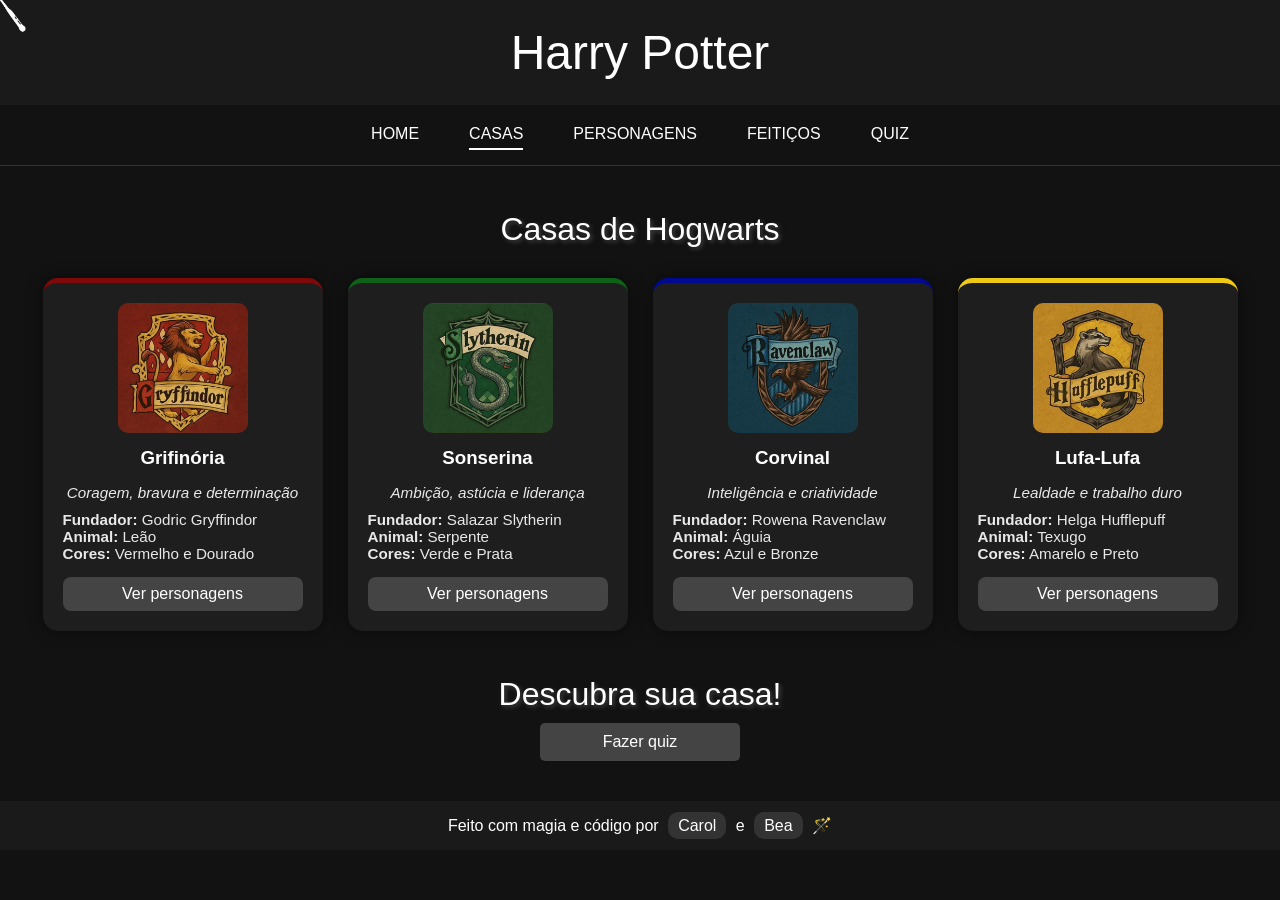
<file: paginas/casas.html>
<!DOCTYPE html>
<html lang="pt-br">

<head>
    <meta charset="UTF-8">
    <meta name="viewport" content="width=device-width, initial-scale=1.0">
    <title>Harry Potter - API</title>
    <link rel="stylesheet" href="../assets/estilos/style.css">
    <link rel="stylesheet" href="../assets/estilos/casas.css">
    <link rel="icon" href="../assets/imgs/hp.png">
</head>

<body>
    <header>
        <h1>Harry Potter</h1>
    </header>
    <nav>
        <a href="../index.html">Home</a>
        <a href="#" id="atual">Casas</a>
        <a href="./personagens.html">Personagens</a>
        <a href="./feiticos.html">Feitiços</a>
        <a href="./quiz.html">Quiz</a>
    </nav>
    <main>
        <section>
            <h2>Casas de Hogwarts</h2>
            <div id="container-casas">
            </div>
        </section>
        <h2>Descubra sua casa!</h2>
        <a href="quiz.html" id="btn-quiz">Fazer quiz</a>
    </main>
    <footer>
        <p>Feito com magia e código por <a href="https://github.com/carolfantinate" target="_blank">Carol</a> e <a
                href="https://github.com/beagagliano" target="_blank">Bea</a> 🪄</p>
    </footer>

    <div id="wand"></div>

    <script src="../js/varinha.js"></script>
    <script src="../js/casas.js"></script>
</body>

</html>
</file>
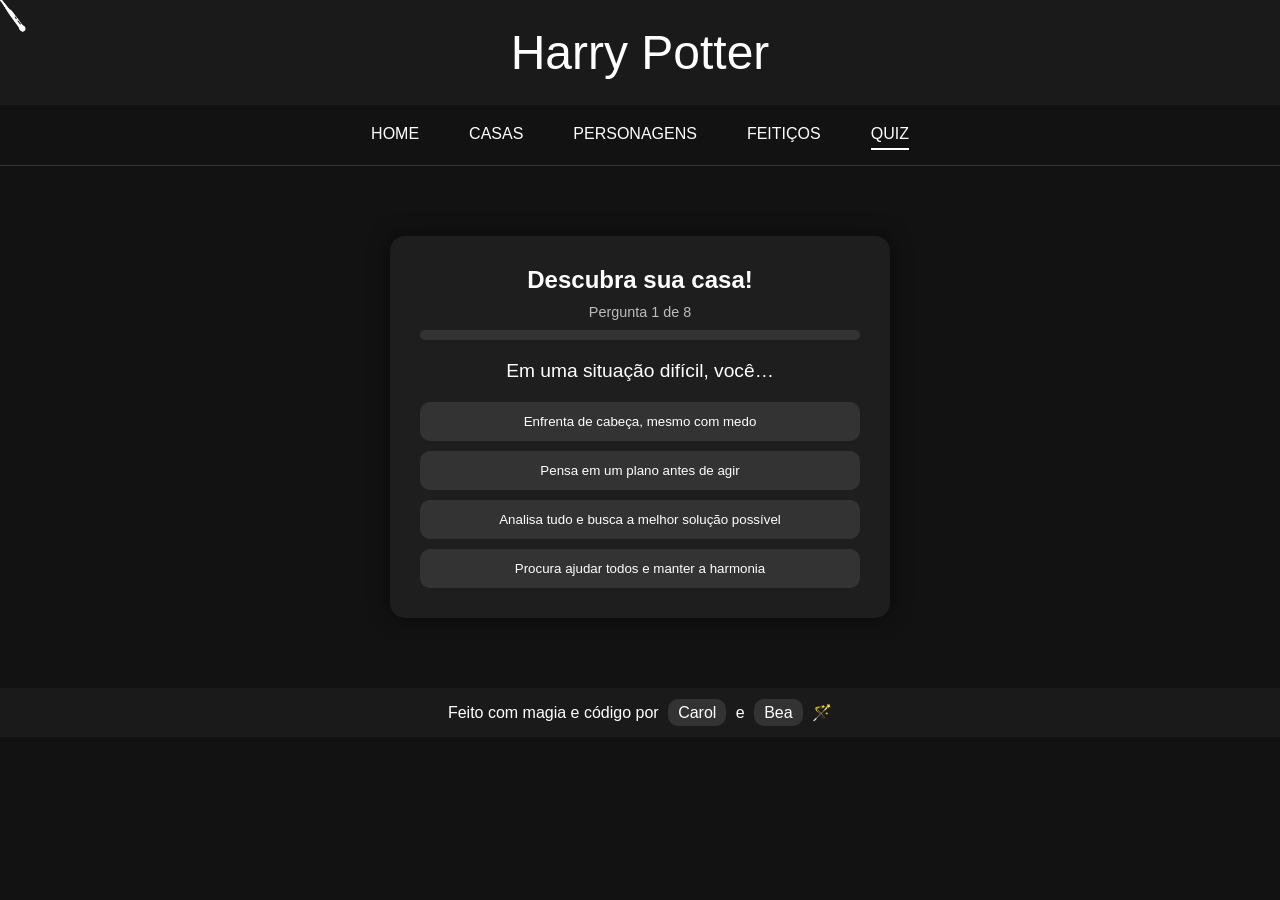
<file: paginas/quiz.html>
<!DOCTYPE html>
<html lang="pt-br">

<head>
    <meta charset="UTF-8">
    <meta name="viewport" content="width=device-width, initial-scale=1.0">
    <title>Harry Potter - API</title>
    <link rel="stylesheet" href="../assets/estilos/style.css">
    <link rel="stylesheet" href="../assets/estilos/quiz.css">
    <link rel="icon" href="../assets/imgs/hp.png">
</head>

<body>
    <header>
        <h1>Harry Potter</h1>

    </header>
    <nav>
        <a href="../index.html">Home</a>
        <a href="./casas.html">Casas</a>
        <a href="./personagens.html">Personagens</a>
        <a href="./feiticos.html">Feitiços</a>
        <a href="#" id="atual">Quiz</a>
    </nav>
    <main>
        <section id="quiz">
            <h2>Descubra sua casa!</h2>

            <div id="progresso-texto"></div>

            <div class="barra-progresso">
                <div class="barra" id="barra"></div>
            </div>

            <div id="pergunta"></div>
            <div id="respostas"></div>
        </section>
    </main>
    <footer>
        <p>Feito com magia e código por <a href="https://github.com/carolfantinate" target="_blank">Carol</a> e <a
                href="https://github.com/beagagliano" target="_blank">Bea</a> 🪄</p>
    </footer>

    <div id="wand"></div>

    <script src="../js/varinha.js"></script>
    <script src="../js/quiz.js"></script>
</body>

</html>
</file>
<file: assets/estilos/style.css>
@import url('https://fonts.cdnfonts.com/css/harry-potter');

* {
    margin: 0;
    padding: 0;
    box-sizing: border-box;
    font-family: 'Segoe UI', Tahoma, Geneva, Verdana, sans-serif;
}

a {
    text-decoration: none;
    color: #fff;
}

a, button {
    cursor: none !important;
}

html,
body {
    height: 100%;
}

body {
    background-color: #121212;
    display: flex;
    flex-direction: column;
    font-family: 'Arial', sans-serif;
    cursor: none;
}

header {
    background-color: #1a1a1a;
    padding: 25px 0;
}

h1 {
    font-family: 'Harry Potter', sans-serif;
    text-align: center;
    font-weight: normal;
    font-size: 3em;
    color: #fff;
}

nav {
    display: flex;
    justify-content: center;
    gap: 50px;
    margin: 20px 0 30px 0;
    border-bottom: 1px solid #333;
    padding-bottom: 15px;
}

#atual::after {
    content: '';
    display: block;
    width: 100%;
    height: 2px;
    background-color: #fff;
    margin-top: 5px;
}

nav a {
    text-transform: uppercase;
}

nav a:hover {
    transform: translateY(-2px);
    transition: transform 0.3s ease;
}

footer {
    background-color: #1a1a1a;
    padding: 15px 0;
    text-align: center;
    color: #fff;
    margin-top: 30px;
}

footer a {
    padding: 5px 10px;
    margin: 0 5px;
    border-radius: 10px;
    background-color: #333;
}

footer a:hover {
    background-color: #555;
    transition: background-color 0.3s ease;
}

/*-----------varinha--------------*/
#wand {
    position: fixed;
    width: 80px;
    height: 80px;
    background-size: contain;
    background-repeat: no-repeat;
    background-position: center;
    pointer-events: none;
    z-index: 9999;
    transform: translate(-50%, -50%) scaleX(-1);
    filter: invert(1) brightness(2);
    background-image: url('/assets/imgs/varinha.png');

}

#wand.pointer {
    background-image: url('/assets/imgs/varinha-pointer.png');
}

.spark {
    position: fixed;
    width: 8px;
    height: 8px;
    background: white;
    pointer-events: none;
    border-radius: 50%;

    box-shadow:
        0 0 6px white,
        0 0 12px white,
        0 0 20px white;

    animation: explodir 0.6s ease-out forwards;
}

@keyframes explodir {
    from {
        opacity: 1;
        transform: translate(0, 0) scale(1);
    }
    to {
        opacity: 0;
        transform: translate(var(--x), var(--y)) scale(0.5);
    }
}

@keyframes estrelaAnim {
    0% {
        transform: scale(1) rotate(0deg);
        opacity: 1;
    }
    100% {
        transform: scale(2) rotate(180deg);
        opacity: 0;
    }
}
</file>
<file: assets/estilos/casas.css>
h2 {
    font-family: 'Harry Potter', sans-serif;
    text-align: center;
    font-weight: normal;
    font-size: 2em;
    color: #fff;
    text-shadow: 2px 2px 4px #464646;
    margin-top: 15px;
}


#btn-quiz {
    display: block;
    width: 200px;
    margin: 10px auto;
    padding: 10px;
    text-align: center;
    background-color: #444;
    color: #fff;
    text-decoration: none;
    border-radius: 5px;
    transition: background-color 0.3s ease;
}

#btn-quiz:hover {
    background-color: #666;
}

#container-casas {
    display: flex;
    flex-wrap: wrap;
    justify-content: center;
    gap: 25px;
    padding: 30px;
}

/* CARD */
.card-casa {
    width: 280px;
    background: #1e1e1e;
    border-radius: 15px;
    padding: 20px;
    color: white;
    box-shadow: 0 0 15px rgba(0, 0, 0, 0.5);
    transition: 0.3s;
    display: flex;
    flex-direction: column;
    gap: 15px;
}

.card-casa:hover {
    transform: translateY(-10px) scale(1.03);
}

/* TOPO */
.card-topo {
    text-align: center;
}

.casa-logo {
    width: 130px;
    margin-bottom: 10px;
    border-radius: 10px;
}

/* INFO */
.card-info {
    font-size: 0.95em;
    opacity: 0.9;
}

.descricao {
    font-style: italic;
    margin-bottom: 10px;
    text-align: center;
}

.btn {
    text-align: center;
    padding: 8px;
    border-radius: 8px;
    text-decoration: none;
    background: #444;
    color: white;
    transition: 0.3s;
}

.btn:hover {
    background: #666;
}


/* CORES DAS CASAS */

.grifinoria {
    border-top: 5px solid #7F0909;
}

.sonserina {
    border-top: 5px solid #0D6217;
}

.corvinal {
    border-top: 5px solid #000A90;
}

.lufalufa {
    border-top: 5px solid #eeca17;
}
</file>
<file: assets/estilos/quiz.css>
#quiz {
    max-width: 500px;
    margin: 40px auto;
    background: #1e1e1e;
    padding: 30px;
    border-radius: 15px;
    box-shadow: 0 0 20px rgba(0, 0, 0, 0.5);
    text-align: center;
    color: white;
}

/* pergunta */
#pergunta {
    font-size: 1.2em;
    margin-bottom: 20px;
}

/* respostas */
#respostas {
    display: flex;
    flex-direction: column;
    gap: 10px;
}

#respostas button {
    padding: 12px;
    border: none;
    border-radius: 10px;
    background: #333;
    color: white;
    cursor: pointer;
    transition: 0.3s;
}

#respostas button:hover {
    background: #555;
    transform: scale(1.03);
}

/* resultado */
.resultado img {
    width: 150px;
    border-radius: 10px;
}

/* cores das casas */
.grifinoria {
    border: 5px solid #7F0909;
    border-radius: 10px;
}

.sonserina {
    border: 5px solid #0D6217;
    border-radius: 10px;
}

.corvinal {
    border: 5px solid #000A90;
    border-radius: 10px;
}

.lufalufa {
    border: 5px solid #EEE117;
    border-radius: 10px;
    color: #000;
}

/* botão final */
.resultado a {
    display: inline-block;
    margin-top: 15px;
    padding: 10px 20px;
    background: #444;
    border-radius: 10px;
    text-decoration: none;
    color: white;
    transition: 0.3s;
}

.resultado a:hover {
    background: #666;
}

.resultado {
    display: flex;
    padding: 20px 0;
    flex-direction: column;
    align-items: center;
    gap: 10px;
}

.resultado h2 {
    font-size: 1.2em;
}

.links-resultado {
    display: flex;
    gap: 10px;
}

.barra-progresso {
    width: 100%;
    height: 10px;
    background: #333;
    border-radius: 10px;
    margin-bottom: 20px;
    overflow: hidden;
}

.barra {
    height: 100%;
    width: 0%;
    background: #ffd24d;
    transition: width 0.3s ease;
}

#progresso-texto {
    margin: 10px 0;
    font-size: 0.9em;
    opacity: 0.7;
}

/* botão refazer */
.refazer {
    margin-top: 15px;
    padding: 10px 20px;
    border: none;
    border-radius: 10px;
    background: #7F0909;
    color: white;
    cursor: pointer;
    transition: 0.3s;
}

.refazer:hover {
    background: #a50c0c;
}
</file>
